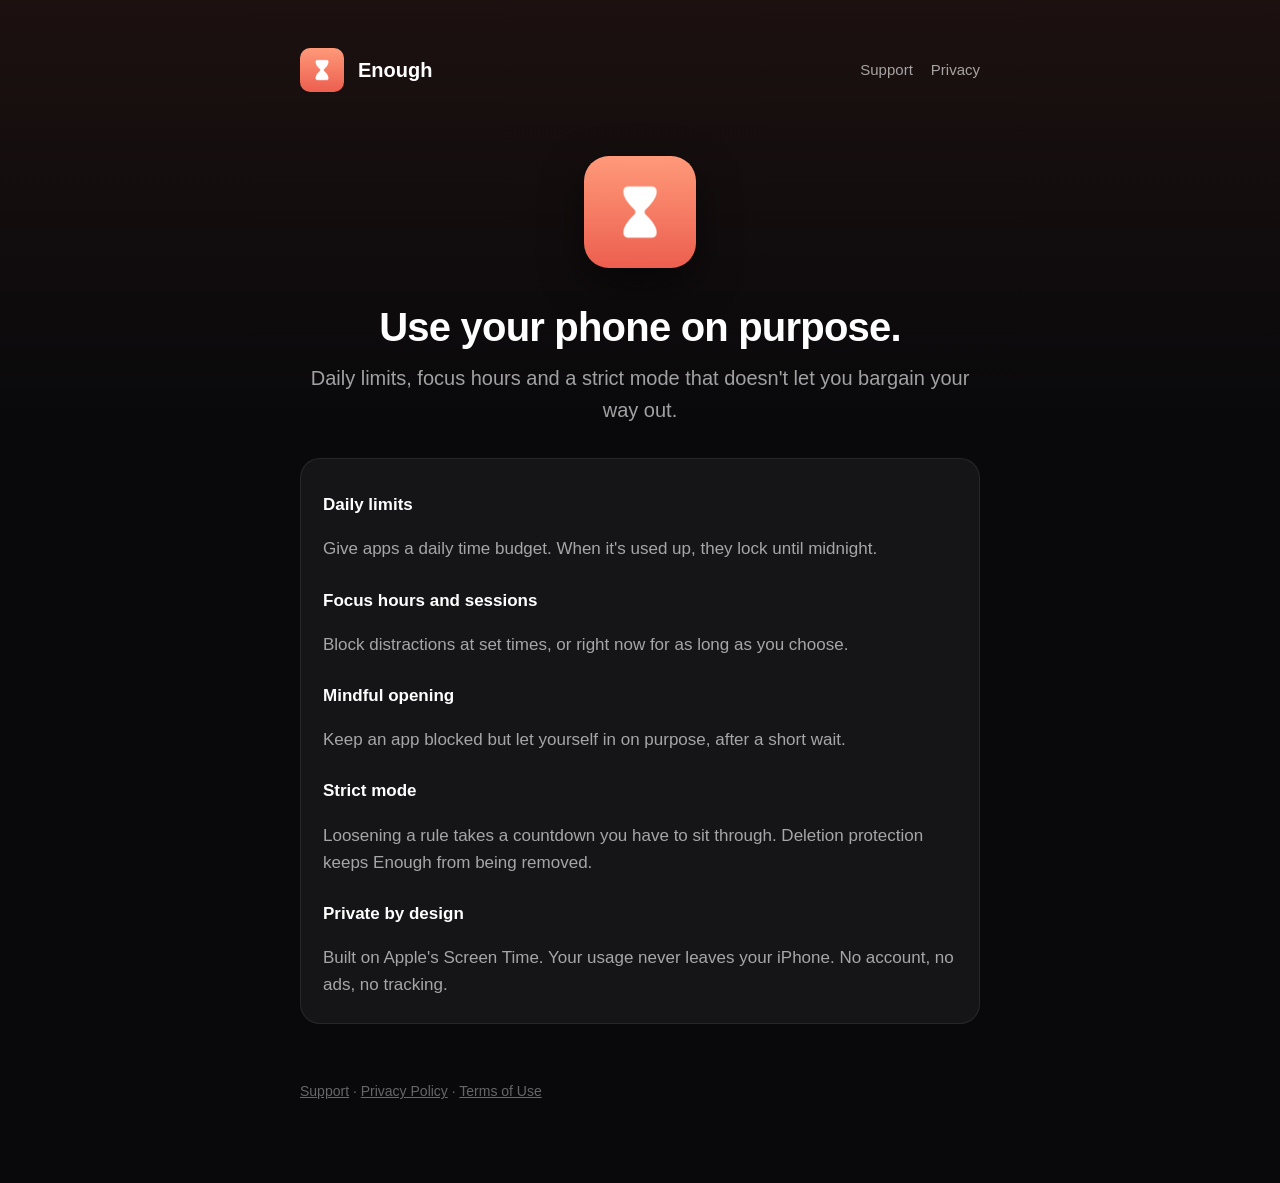
<file: index.html>
<!doctype html>
<html lang="en">
<head>
  <meta charset="utf-8">
  <meta name="viewport" content="width=device-width, initial-scale=1">
  <title>Enough: Limit Your Apps</title>
  <meta name="description" content="Enough is an iPhone app that limits, schedules and blocks distracting apps. Private by design.">
  <link rel="icon" href="icon.png">
  <link rel="stylesheet" href="style.css">
</head>
<body>
<main>
  <header>
    <img src="icon.png" alt="">
    <a href="./">Enough</a>
    <nav><a href="support.html">Support</a><a href="privacy.html">Privacy</a></nav>
  </header>

  <section class="hero">
    <img src="icon.png" alt="Enough app icon">
    <h1 style="margin-top:28px">Use your phone on purpose.</h1>
    <p class="lead">Daily limits, focus hours and a strict mode that doesn't let you bargain your way out.</p>
  </section>

  <div class="card">
    <h3>Daily limits</h3>
    <p>Give apps a daily time budget. When it's used up, they lock until midnight.</p>
    <h3>Focus hours and sessions</h3>
    <p>Block distractions at set times, or right now for as long as you choose.</p>
    <h3>Mindful opening</h3>
    <p>Keep an app blocked but let yourself in on purpose, after a short wait.</p>
    <h3>Strict mode</h3>
    <p>Loosening a rule takes a countdown you have to sit through. Deletion protection keeps Enough from being removed.</p>
    <h3>Private by design</h3>
    <p>Built on Apple's Screen Time. Your usage never leaves your iPhone. No account, no ads, no tracking.</p>
  </div>

  <footer>
    <a href="support.html">Support</a> · <a href="privacy.html">Privacy Policy</a> ·
    <a href="https://www.apple.com/legal/internet-services/itunes/dev/stdeula/">Terms of Use</a>
  </footer>
</main>
</body>
</html>
</file>
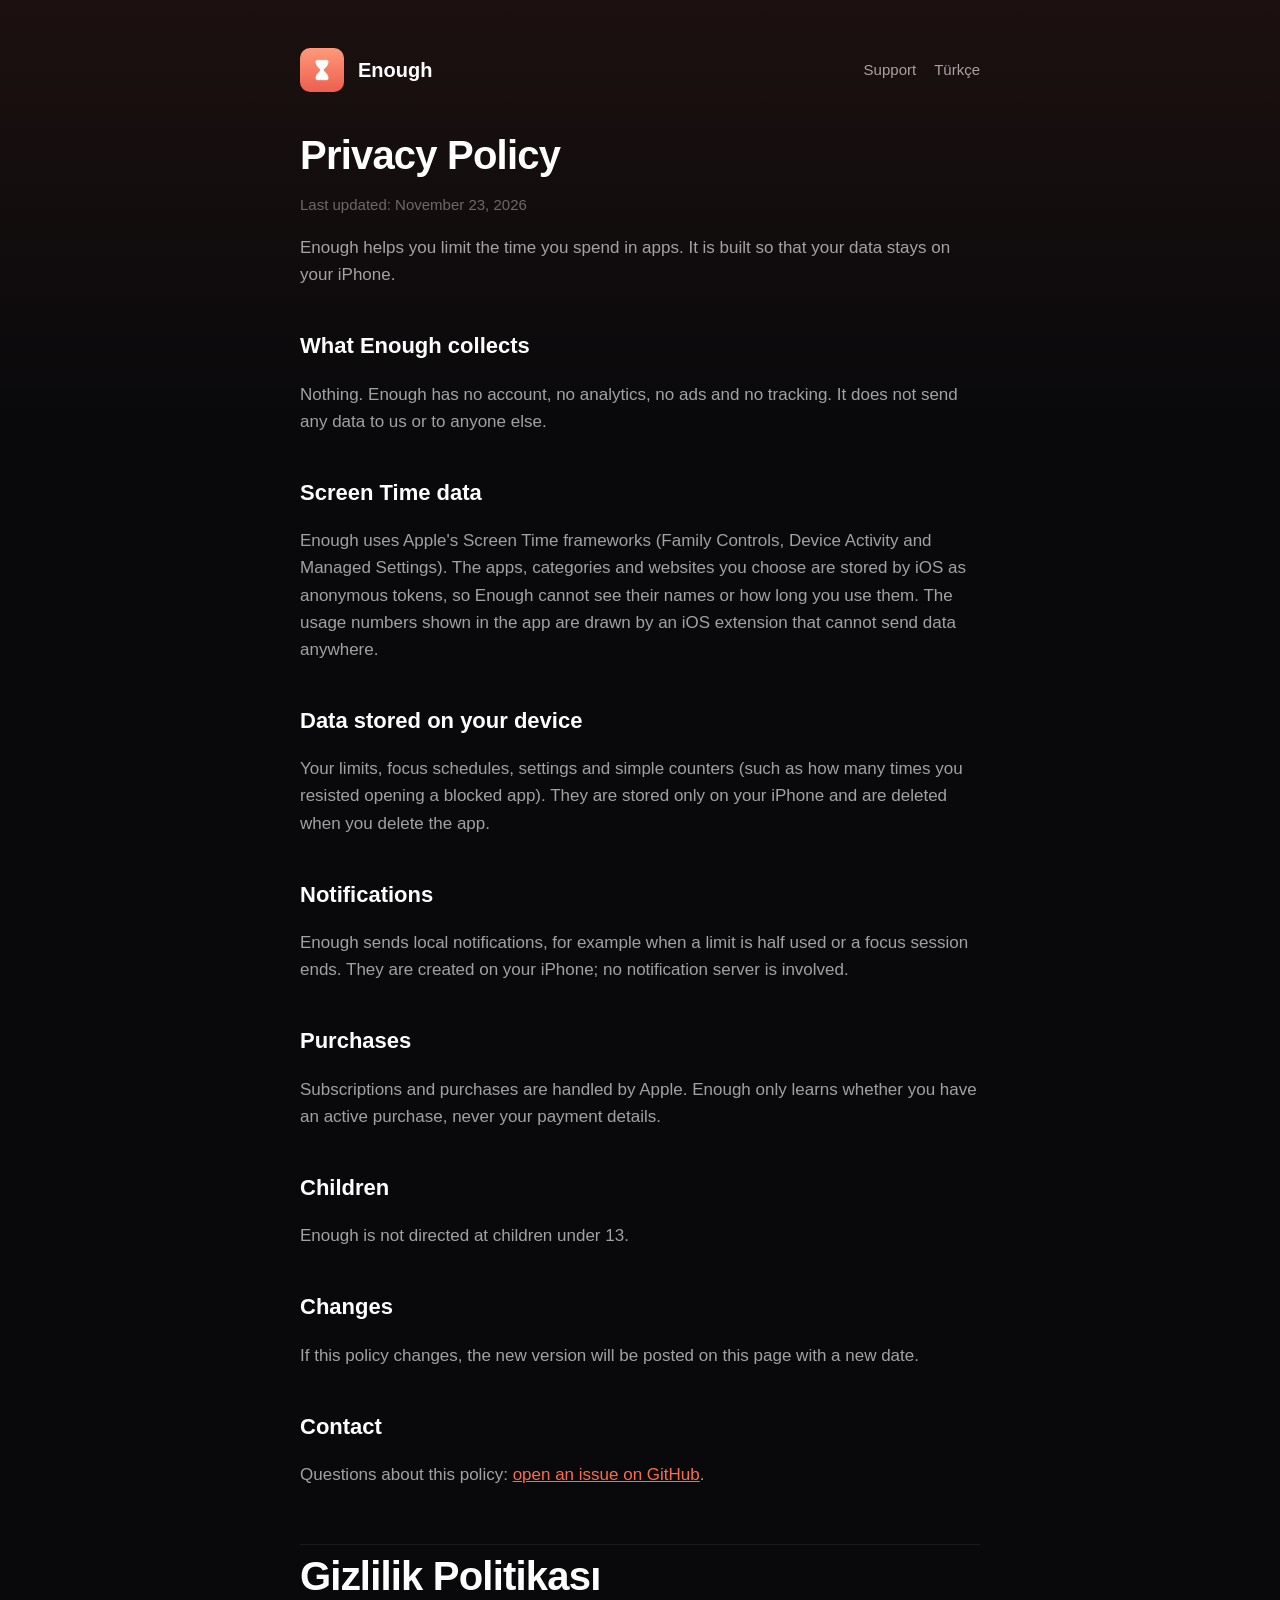
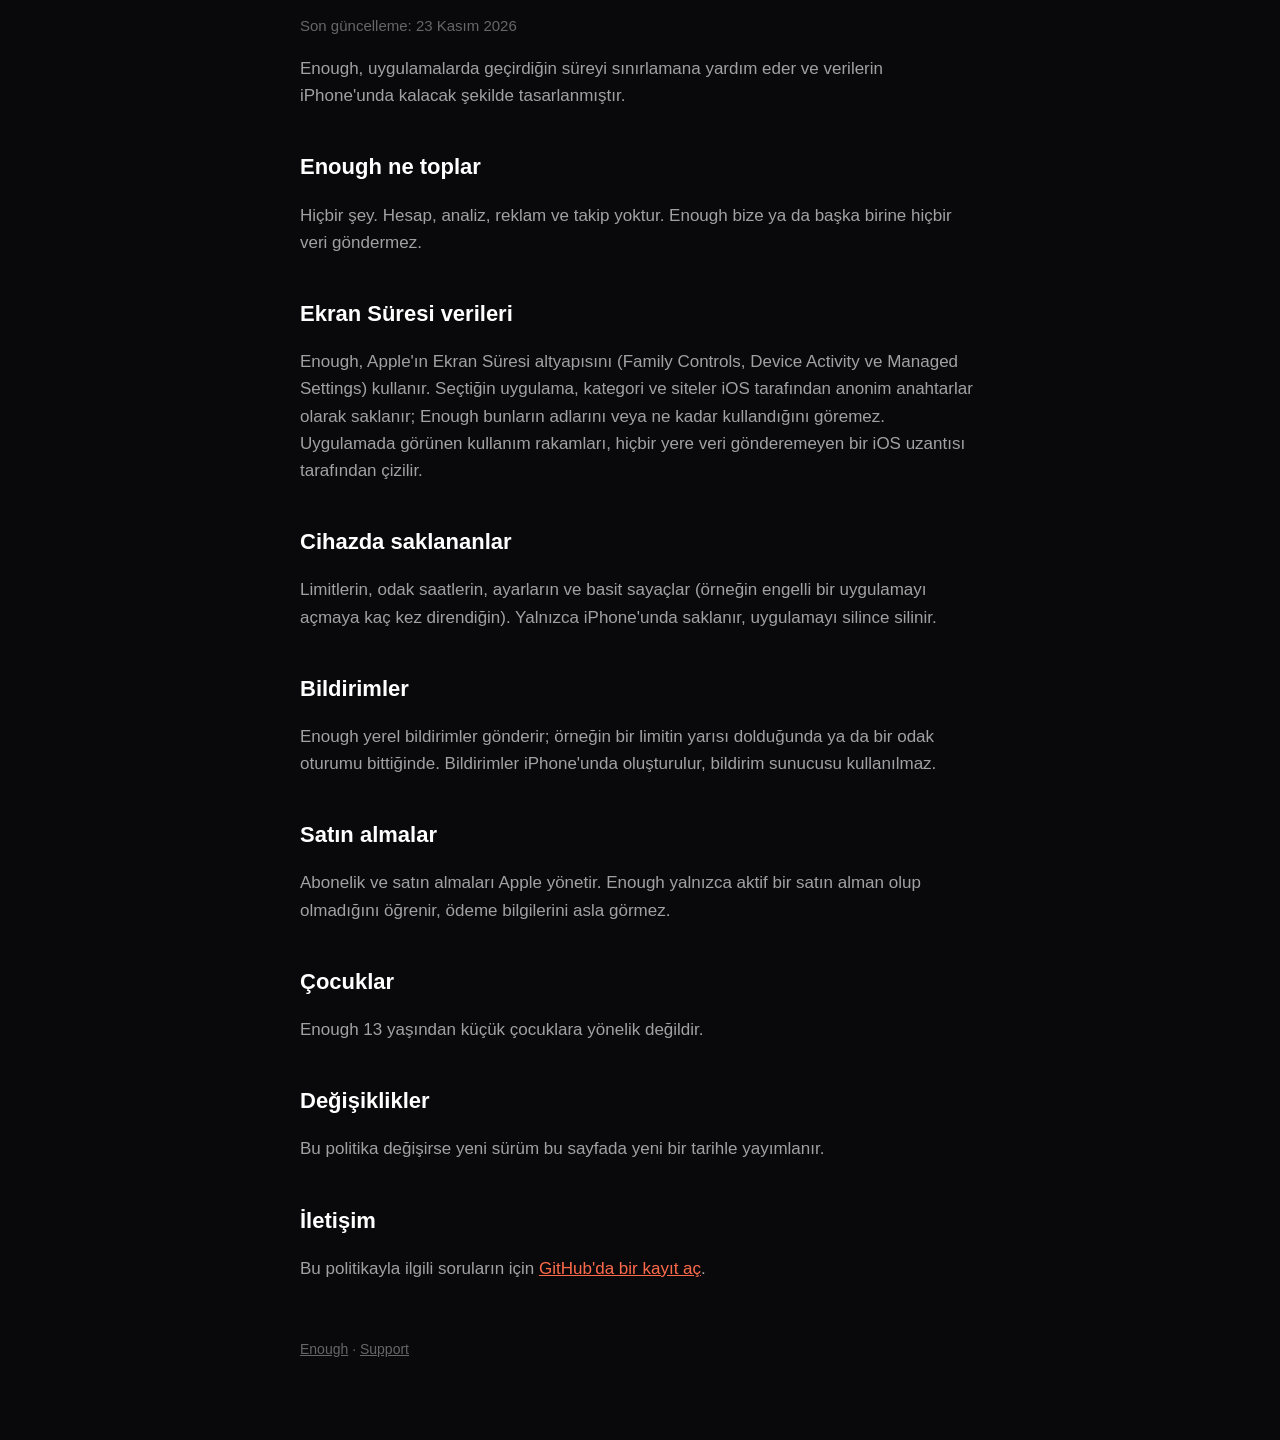
<file: privacy.html>
<!doctype html>
<html lang="en">
<head>
  <meta charset="utf-8">
  <meta name="viewport" content="width=device-width, initial-scale=1">
  <title>Enough Privacy Policy</title>
  <link rel="icon" href="icon.png">
  <link rel="stylesheet" href="style.css">
</head>
<body>
<main>
  <header>
    <img src="icon.png" alt="">
    <a href="./">Enough</a>
    <nav><a href="support.html">Support</a><a href="#tr">Türkçe</a></nav>
  </header>

  <h1>Privacy Policy</h1>
  <p class="date">Last updated: November 23, 2026</p>

  <p>Enough helps you limit the time you spend in apps. It is built so that your data stays on your iPhone.</p>

  <h2>What Enough collects</h2>
  <p>Nothing. Enough has no account, no analytics, no ads and no tracking. It does not send any data to us or to anyone else.</p>

  <h2>Screen Time data</h2>
  <p>Enough uses Apple's Screen Time frameworks (Family Controls, Device Activity and Managed Settings). The apps, categories and websites you choose are stored by iOS as anonymous tokens, so Enough cannot see their names or how long you use them. The usage numbers shown in the app are drawn by an iOS extension that cannot send data anywhere.</p>

  <h2>Data stored on your device</h2>
  <p>Your limits, focus schedules, settings and simple counters (such as how many times you resisted opening a blocked app). They are stored only on your iPhone and are deleted when you delete the app.</p>

  <h2>Notifications</h2>
  <p>Enough sends local notifications, for example when a limit is half used or a focus session ends. They are created on your iPhone; no notification server is involved.</p>

  <h2>Purchases</h2>
  <p>Subscriptions and purchases are handled by Apple. Enough only learns whether you have an active purchase, never your payment details.</p>

  <h2>Children</h2>
  <p>Enough is not directed at children under 13.</p>

  <h2>Changes</h2>
  <p>If this policy changes, the new version will be posted on this page with a new date.</p>

  <h2>Contact</h2>
  <p>Questions about this policy: <a href="https://github.com/bgrcoding/enough-app/issues">open an issue on GitHub</a>.</p>

  <hr id="tr">

  <h1 lang="tr">Gizlilik Politikası</h1>
  <div lang="tr">
    <p class="date">Son güncelleme: 23 Kasım 2026</p>
    <p>Enough, uygulamalarda geçirdiğin süreyi sınırlamana yardım eder ve verilerin iPhone'unda kalacak şekilde tasarlanmıştır.</p>

    <h2>Enough ne toplar</h2>
    <p>Hiçbir şey. Hesap, analiz, reklam ve takip yoktur. Enough bize ya da başka birine hiçbir veri göndermez.</p>

    <h2>Ekran Süresi verileri</h2>
    <p>Enough, Apple'ın Ekran Süresi altyapısını (Family Controls, Device Activity ve Managed Settings) kullanır. Seçtiğin uygulama, kategori ve siteler iOS tarafından anonim anahtarlar olarak saklanır; Enough bunların adlarını veya ne kadar kullandığını göremez. Uygulamada görünen kullanım rakamları, hiçbir yere veri gönderemeyen bir iOS uzantısı tarafından çizilir.</p>

    <h2>Cihazda saklananlar</h2>
    <p>Limitlerin, odak saatlerin, ayarların ve basit sayaçlar (örneğin engelli bir uygulamayı açmaya kaç kez direndiğin). Yalnızca iPhone'unda saklanır, uygulamayı silince silinir.</p>

    <h2>Bildirimler</h2>
    <p>Enough yerel bildirimler gönderir; örneğin bir limitin yarısı dolduğunda ya da bir odak oturumu bittiğinde. Bildirimler iPhone'unda oluşturulur, bildirim sunucusu kullanılmaz.</p>

    <h2>Satın almalar</h2>
    <p>Abonelik ve satın almaları Apple yönetir. Enough yalnızca aktif bir satın alman olup olmadığını öğrenir, ödeme bilgilerini asla görmez.</p>

    <h2>Çocuklar</h2>
    <p>Enough 13 yaşından küçük çocuklara yönelik değildir.</p>

    <h2>Değişiklikler</h2>
    <p>Bu politika değişirse yeni sürüm bu sayfada yeni bir tarihle yayımlanır.</p>

    <h2>İletişim</h2>
    <p>Bu politikayla ilgili soruların için <a href="https://github.com/bgrcoding/enough-app/issues">GitHub'da bir kayıt aç</a>.</p>
  </div>

  <footer><a href="./">Enough</a> · <a href="support.html">Support</a></footer>
</main>
</body>
</html>
</file>
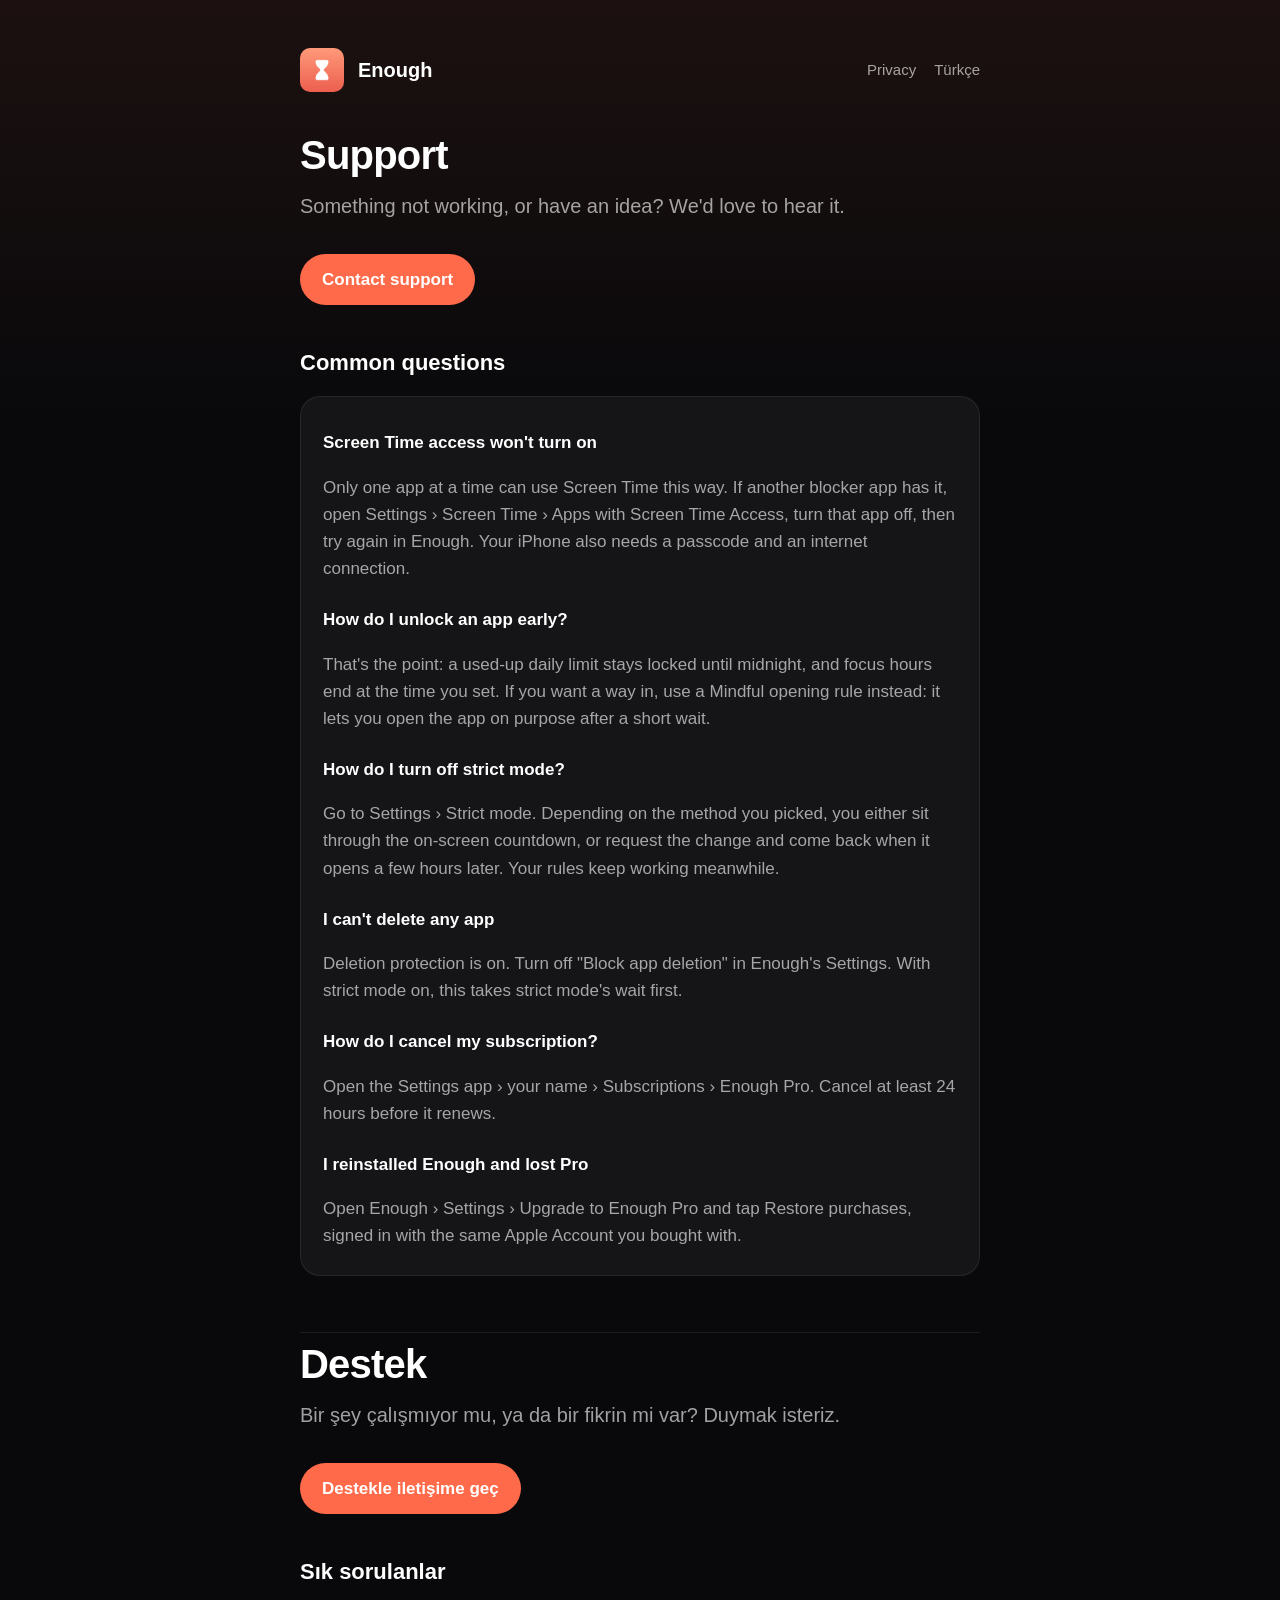
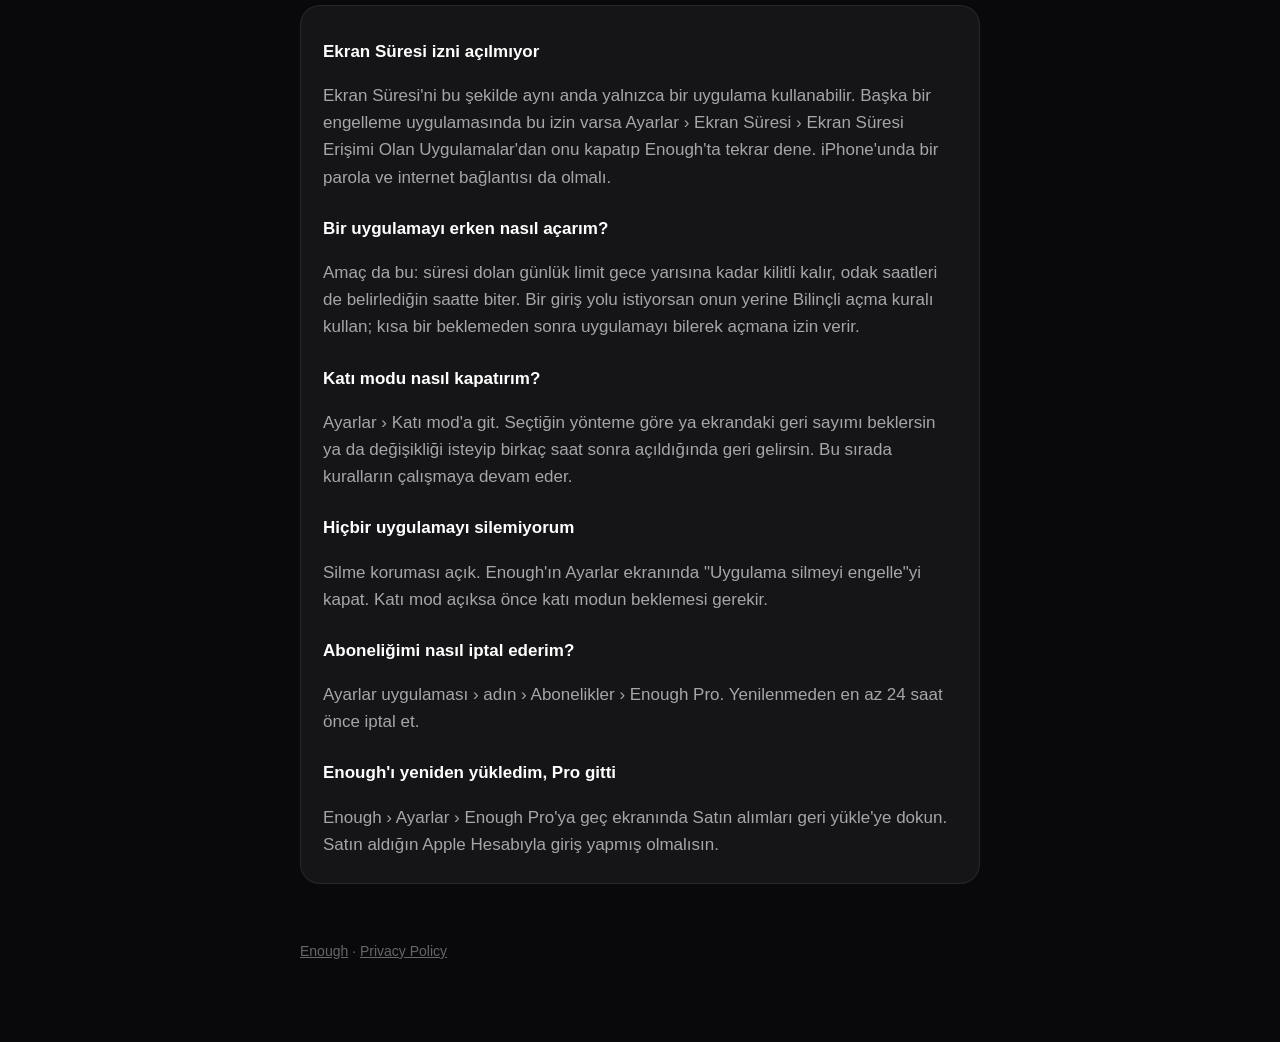
<file: support.html>
<!doctype html>
<html lang="en">
<head>
  <meta charset="utf-8">
  <meta name="viewport" content="width=device-width, initial-scale=1">
  <title>Enough Support</title>
  <link rel="icon" href="icon.png">
  <link rel="stylesheet" href="style.css">
</head>
<body>
<main>
  <header>
    <img src="icon.png" alt="">
    <a href="./">Enough</a>
    <nav><a href="privacy.html">Privacy</a><a href="#tr">Türkçe</a></nav>
  </header>

  <h1>Support</h1>
  <p class="lead">Something not working, or have an idea? We'd love to hear it.</p>
  <p><a class="button" href="https://github.com/bgrcoding/enough-app/issues/new">Contact support</a></p>

  <h2>Common questions</h2>
  <div class="card">
    <h3>Screen Time access won't turn on</h3>
    <p>Only one app at a time can use Screen Time this way. If another blocker app has it, open Settings › Screen Time › Apps with Screen Time Access, turn that app off, then try again in Enough. Your iPhone also needs a passcode and an internet connection.</p>

    <h3>How do I unlock an app early?</h3>
    <p>That's the point: a used-up daily limit stays locked until midnight, and focus hours end at the time you set. If you want a way in, use a Mindful opening rule instead: it lets you open the app on purpose after a short wait.</p>

    <h3>How do I turn off strict mode?</h3>
    <p>Go to Settings › Strict mode. Depending on the method you picked, you either sit through the on-screen countdown, or request the change and come back when it opens a few hours later. Your rules keep working meanwhile.</p>

    <h3>I can't delete any app</h3>
    <p>Deletion protection is on. Turn off "Block app deletion" in Enough's Settings. With strict mode on, this takes strict mode's wait first.</p>

    <h3>How do I cancel my subscription?</h3>
    <p>Open the Settings app › your name › Subscriptions › Enough Pro. Cancel at least 24 hours before it renews.</p>

    <h3>I reinstalled Enough and lost Pro</h3>
    <p>Open Enough › Settings › Upgrade to Enough Pro and tap Restore purchases, signed in with the same Apple Account you bought with.</p>
  </div>

  <hr id="tr">

  <div lang="tr">
    <h1>Destek</h1>
    <p class="lead">Bir şey çalışmıyor mu, ya da bir fikrin mi var? Duymak isteriz.</p>
    <p><a class="button" href="https://github.com/bgrcoding/enough-app/issues/new">Destekle iletişime geç</a></p>

    <h2>Sık sorulanlar</h2>
    <div class="card">
      <h3>Ekran Süresi izni açılmıyor</h3>
      <p>Ekran Süresi'ni bu şekilde aynı anda yalnızca bir uygulama kullanabilir. Başka bir engelleme uygulamasında bu izin varsa Ayarlar › Ekran Süresi › Ekran Süresi Erişimi Olan Uygulamalar'dan onu kapatıp Enough'ta tekrar dene. iPhone'unda bir parola ve internet bağlantısı da olmalı.</p>

      <h3>Bir uygulamayı erken nasıl açarım?</h3>
      <p>Amaç da bu: süresi dolan günlük limit gece yarısına kadar kilitli kalır, odak saatleri de belirlediğin saatte biter. Bir giriş yolu istiyorsan onun yerine Bilinçli açma kuralı kullan; kısa bir beklemeden sonra uygulamayı bilerek açmana izin verir.</p>

      <h3>Katı modu nasıl kapatırım?</h3>
      <p>Ayarlar › Katı mod'a git. Seçtiğin yönteme göre ya ekrandaki geri sayımı beklersin ya da değişikliği isteyip birkaç saat sonra açıldığında geri gelirsin. Bu sırada kuralların çalışmaya devam eder.</p>

      <h3>Hiçbir uygulamayı silemiyorum</h3>
      <p>Silme koruması açık. Enough'ın Ayarlar ekranında "Uygulama silmeyi engelle"yi kapat. Katı mod açıksa önce katı modun beklemesi gerekir.</p>

      <h3>Aboneliğimi nasıl iptal ederim?</h3>
      <p>Ayarlar uygulaması › adın › Abonelikler › Enough Pro. Yenilenmeden en az 24 saat önce iptal et.</p>

      <h3>Enough'ı yeniden yükledim, Pro gitti</h3>
      <p>Enough › Ayarlar › Enough Pro'ya geç ekranında Satın alımları geri yükle'ye dokun. Satın aldığın Apple Hesabıyla giriş yapmış olmalısın.</p>
    </div>
  </div>

  <footer><a href="./">Enough</a> · <a href="privacy.html">Privacy Policy</a></footer>
</main>
</body>
</html>
</file>
<file: style.css>
:root {
  --bg: #09090b;
  --surface: #151518;
  --stroke: rgba(255, 255, 255, 0.08);
  --text: #ffffff;
  --muted: rgba(255, 255, 255, 0.62);
  --faint: rgba(255, 255, 255, 0.38);
  --accent: #ff6b4a;
}

* { box-sizing: border-box; }

body {
  margin: 0;
  background: var(--bg);
  background-image: linear-gradient(to bottom, rgba(255, 107, 74, 0.08), transparent 420px);
  background-repeat: no-repeat;
  color: var(--text);
  font: 17px/1.6 -apple-system, BlinkMacSystemFont, "SF Pro Text", "Helvetica Neue", Arial, sans-serif;
  -webkit-font-smoothing: antialiased;
}

main { max-width: 720px; margin: 0 auto; padding: 48px 20px 80px; }

header { display: flex; align-items: center; gap: 14px; margin-bottom: 40px; }
header img { width: 44px; height: 44px; border-radius: 10px; }
header a { color: var(--text); text-decoration: none; font-weight: 600; font-size: 20px; }
nav { margin-left: auto; display: flex; gap: 18px; font-size: 15px; }
nav a { color: var(--muted); font-weight: 500; font-size: 15px; }

h1 { font-size: 40px; line-height: 1.15; margin: 0 0 12px; letter-spacing: -0.02em; }
h2 { font-size: 22px; margin: 40px 0 12px; }
h3 { font-size: 17px; margin: 24px 0 6px; }
p, li { color: var(--muted); }
strong { color: var(--text); font-weight: 600; }
a { color: var(--accent); }
.lead { font-size: 20px; color: var(--muted); margin: 0 0 32px; }
.date { color: var(--faint); font-size: 15px; }

.card {
  background: var(--surface);
  border: 1px solid var(--stroke);
  border-radius: 20px;
  padding: 8px 22px;
  margin: 16px 0;
}

.button {
  display: inline-block;
  background: var(--accent);
  color: #fff;
  text-decoration: none;
  font-weight: 600;
  padding: 12px 22px;
  border-radius: 999px;
}

.hero { text-align: center; padding-top: 24px; }
.hero img { width: 112px; height: 112px; border-radius: 25px; box-shadow: 0 16px 40px rgba(0, 0, 0, 0.5); }

hr { border: 0; border-top: 1px solid var(--stroke); margin: 56px 0 8px; }
footer { color: var(--faint); font-size: 14px; margin-top: 56px; }
footer a { color: var(--faint); }

@media (max-width: 520px) {
  h1 { font-size: 32px; }
  nav { gap: 12px; }
}
</file>
